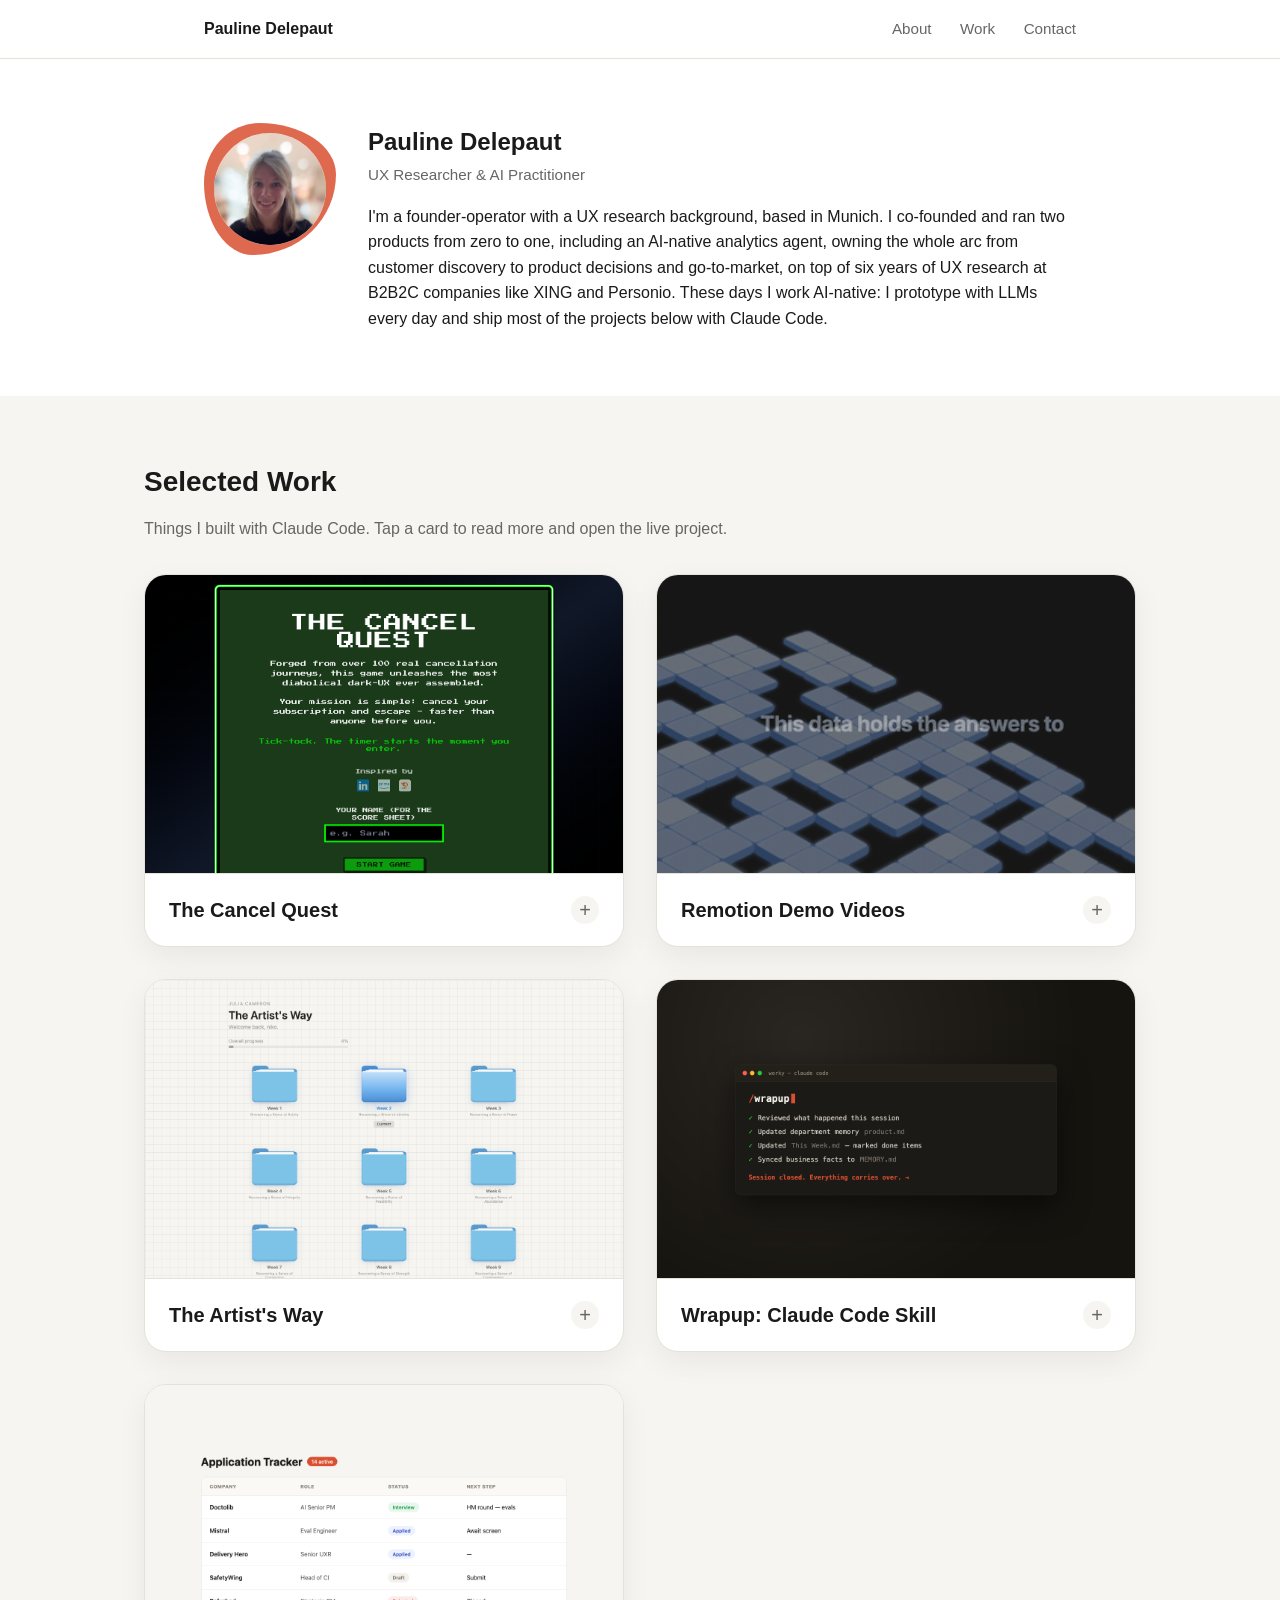
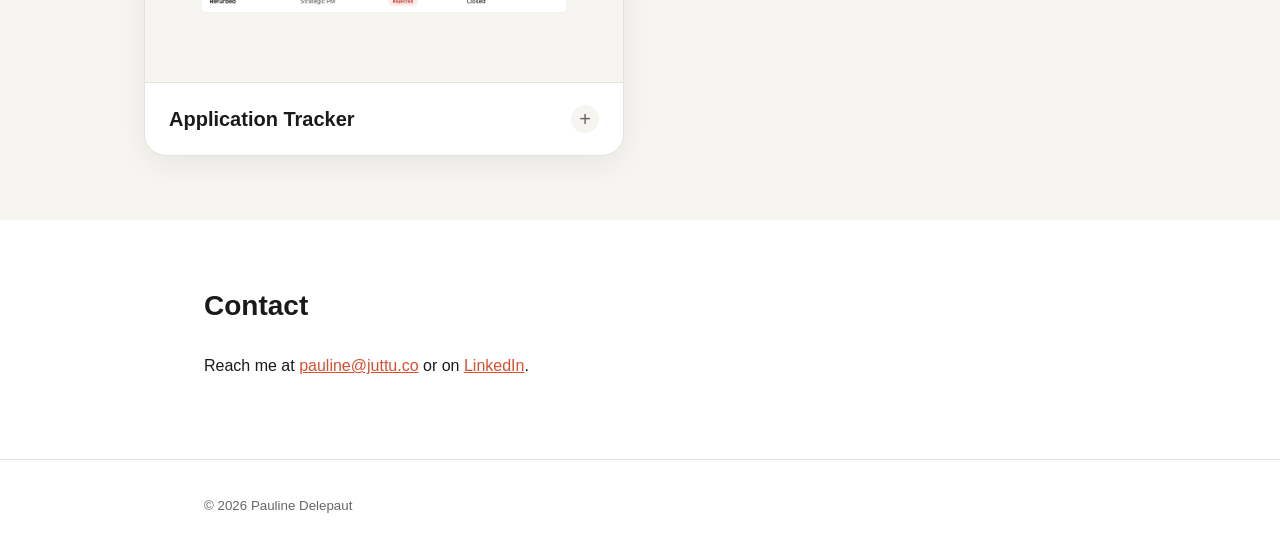
<file: index.html>
<!DOCTYPE html>
<html lang="en">
<head>
  <meta charset="UTF-8" />
  <meta name="viewport" content="width=device-width, initial-scale=1.0" />
  <title>Pauline Delepaut · Portfolio</title>
  <meta name="description" content="Portfolio of Pauline Delepaut. UX Research & AI." />
  <link rel="stylesheet" href="styles.css?v=2" />
</head>
<body>
  <header class="site-header">
    <div class="container">
      <a href="#" class="logo">Pauline Delepaut</a>
      <nav>
        <a href="#about">About</a>
        <a href="#work">Work</a>
        <a href="#contact">Contact</a>
      </nav>
    </div>
  </header>

  <main>
    <section id="about" class="section">
      <div class="container">
        <div class="about-row">
          <div class="about-photo">
            <span class="blob" aria-hidden="true"></span>
            <img src="pauline.jpeg" alt="Pauline Delepaut" />
          </div>
          <div class="about-text">
            <h1 class="about-name">Pauline Delepaut</h1>
            <p class="about-tagline">UX Researcher &amp; AI Practitioner</p>
            <p class="about-bio">
              I'm a founder-operator with a UX research background, based in
              Munich. I co-founded and ran two products from zero to one,
              including an AI-native analytics agent, owning the whole arc from
              customer discovery to product decisions and go-to-market, on top of
              six years of UX research at B2B2C companies like XING and Personio.
              These days I work AI-native: I prototype with LLMs every day and
              ship most of the projects below with Claude Code.
            </p>
          </div>
        </div>
      </div>
    </section>

    <section id="work" class="section section-alt">
      <div class="container">
        <h2>Selected Work</h2>
        <p class="section-intro">Things I built with Claude Code. Tap a card to read more and open the live project.</p>
        <div class="grid">

          <article class="card" data-expandable>
            <button class="card-head" aria-expanded="false">
              <img class="card-shot" src="screenshots/cancelquest.png" alt="The Cancel Quest" loading="lazy" />
              <div class="card-bar">
                <h3>The Cancel Quest</h3>
                <span class="card-toggle" aria-hidden="true">+</span>
              </div>
            </button>
            <div class="card-body"><div class="card-body-inner">
              <p>A retro arcade game built from 100+ real subscription-cancellation flows. You race to cancel and escape while the game throws every dark-UX trick at you: the diabolical patterns companies actually use, turned into a level.</p>
              <a class="card-link" href="https://v0-thecancelquest.vercel.app/" target="_blank" rel="noopener">Play the game →</a>
            </div></div>
          </article>

          <article class="card" data-expandable>
            <button class="card-head" aria-expanded="false">
              <img class="card-shot" src="screenshots/remotion.gif" alt="Remotion demo videos" loading="lazy" />
              <div class="card-bar">
                <h3>Remotion Demo Videos</h3>
                <span class="card-toggle" aria-hidden="true">+</span>
              </div>
            </button>
            <div class="card-body"><div class="card-body-inner">
              <p>Product launch and demo videos built entirely in code with Remotion (React). Animated data stories like retention curves, onboarding monitors and growth charts, rendered programmatically instead of hand-edited in a video tool.</p>
              <a class="card-link" href="remotion/index.html" target="_blank" rel="noopener">Watch the video →</a>
            </div></div>
          </article>

          <article class="card" data-expandable>
            <button class="card-head" aria-expanded="false">
              <img class="card-shot" src="screenshots/artistway.png" alt="The Artist's Way app" loading="lazy" />
              <div class="card-bar">
                <h3>The Artist's Way</h3>
                <span class="card-toggle" aria-hidden="true">+</span>
              </div>
            </button>
            <div class="card-body"><div class="card-body-inner">
              <p>A web app for tracking Julia Cameron's 12-week creativity program: morning pages, artist dates and weekly tasks, with each week as a macOS-style folder and a live progress bar. Built in Next.js.</p>
              <a class="card-link" href="#" target="_blank" rel="noopener">Live demo coming soon →</a>
            </div></div>
          </article>

          <article class="card" data-expandable>
            <button class="card-head" aria-expanded="false">
              <img class="card-shot" src="screenshots/wrapup.png" alt="Wrapup skill" loading="lazy" />
              <div class="card-bar">
                <h3>Wrapup: Claude Code Skill</h3>
                <span class="card-toggle" aria-hidden="true">+</span>
              </div>
            </button>
            <div class="card-body"><div class="card-body-inner">
              <p>A custom Claude Code skill that closes out a work session: it reviews what happened, updates the right department memory, syncs the weekly plan and business facts, so nothing gets lost between sessions.</p>
              <a class="card-link" href="https://github.com/PaulineDel/paulinedel.github.io/tree/main/wrapup" target="_blank" rel="noopener">See it on GitHub →</a>
            </div></div>
          </article>

          <article class="card" data-expandable>
            <button class="card-head" aria-expanded="false">
              <img class="card-shot" src="screenshots/tracker.png" alt="Application tracker" loading="lazy" />
              <div class="card-bar">
                <h3>Application Tracker</h3>
                <span class="card-toggle" aria-hidden="true">+</span>
              </div>
            </button>
            <div class="card-body"><div class="card-body-inner">
              <p>A system for tracking job applications end to end: roles, status, tailored CVs and next steps in one place.</p>
              <a class="card-link" href="#" target="_blank" rel="noopener">View project →</a>
            </div></div>
          </article>

        </div>
      </div>
    </section>

    <section id="contact" class="section">
      <div class="container">
        <h2>Contact</h2>
        <p>
          Reach me at
          <a href="mailto:pauline@juttu.co">pauline@juttu.co</a>
          or on
          <a href="https://www.linkedin.com/" target="_blank" rel="noopener">LinkedIn</a>.
        </p>
      </div>
    </section>
  </main>

  <footer class="site-footer">
    <div class="container">
      <small>&copy; 2026 Pauline Delepaut</small>
    </div>
  </footer>

  <script>
    document.querySelectorAll('.card[data-expandable] .card-head').forEach(function (head) {
      head.addEventListener('click', function () {
        var card = head.closest('.card');
        var open = card.toggleAttribute('data-open');
        head.setAttribute('aria-expanded', open ? 'true' : 'false');
      });
    });
  </script>
</body>
</html>
</file>
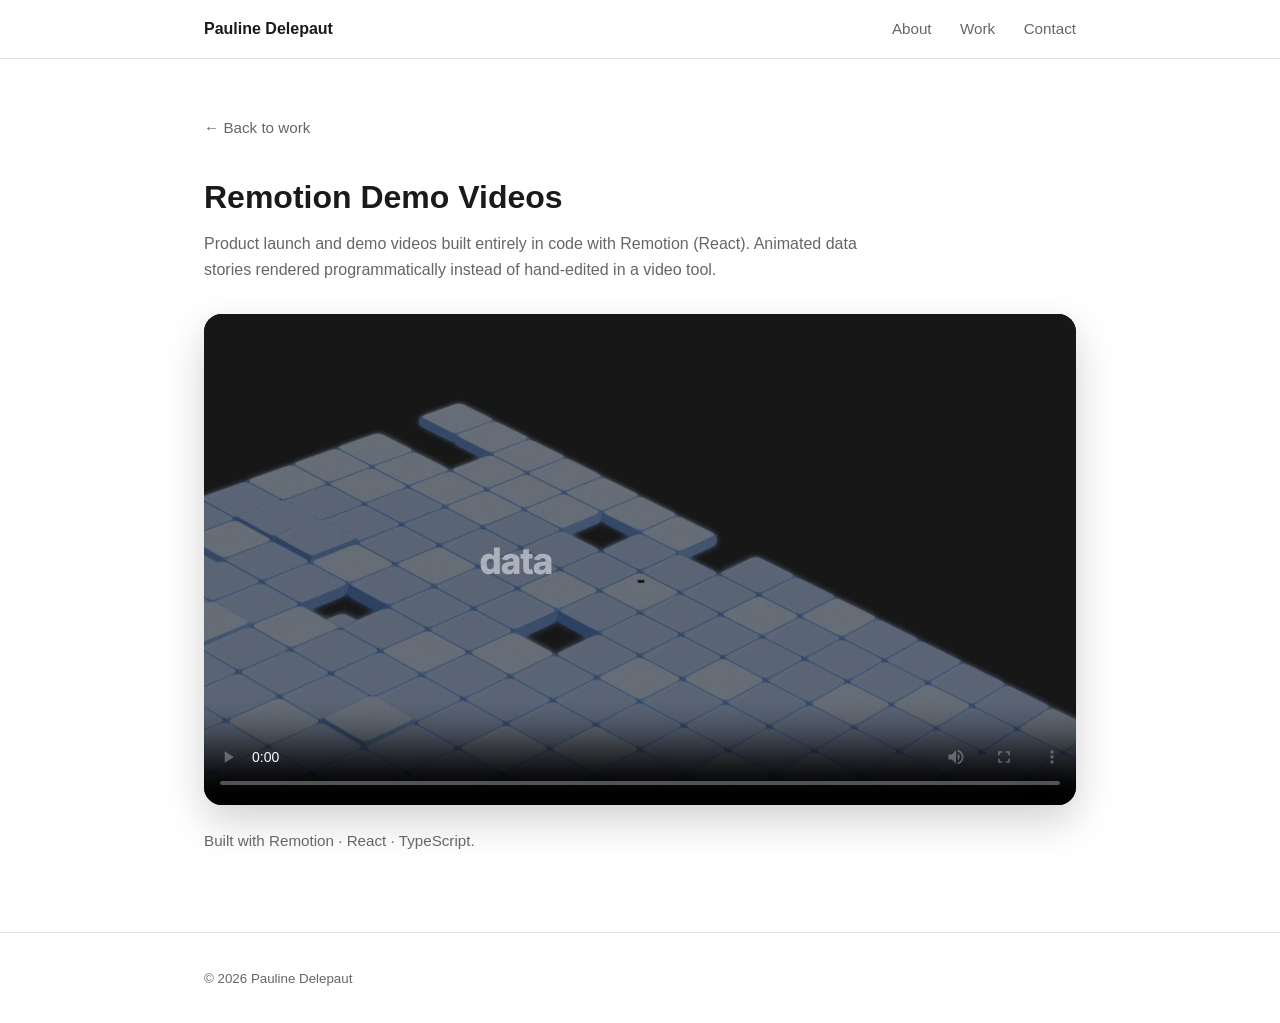
<file: remotion/index.html>
<!DOCTYPE html>
<html lang="en">
<head>
  <meta charset="UTF-8" />
  <meta name="viewport" content="width=device-width, initial-scale=1.0" />
  <title>Remotion Demo Videos · Pauline Delepaut</title>
  <meta name="description" content="Product launch and demo videos built in code with Remotion (React)." />
  <link rel="stylesheet" href="../styles.css?v=2" />
  <style>
    .video-hero { padding: 3.5rem 0 4rem; }
    .back-link {
      display: inline-block;
      margin-bottom: 2rem;
      text-decoration: none;
      color: var(--muted);
      font-size: 0.95rem;
    }
    .back-link:hover { color: var(--accent); }
    .video-hero h1 { font-size: 2rem; margin: 0 0 0.5rem; }
    .video-hero .lead { color: var(--muted); max-width: 42rem; margin: 0 0 2rem; }
    .video-frame {
      border-radius: 18px;
      overflow: hidden;
      box-shadow: 0 16px 40px rgba(0, 0, 0, 0.18);
      background: #111;
      line-height: 0;
    }
    .video-frame video { width: 100%; height: auto; display: block; }
    .video-note { color: var(--muted); font-size: 0.95rem; margin-top: 1.5rem; }
  </style>
</head>
<body>
  <header class="site-header">
    <div class="container">
      <a href="../index.html" class="logo">Pauline Delepaut</a>
      <nav>
        <a href="../index.html#about">About</a>
        <a href="../index.html#work">Work</a>
        <a href="../index.html#contact">Contact</a>
      </nav>
    </div>
  </header>

  <main>
    <section class="video-hero">
      <div class="container">
        <a href="../index.html#work" class="back-link">← Back to work</a>
        <h1>Remotion Demo Videos</h1>
        <p class="lead">
          Product launch and demo videos built entirely in code with Remotion (React).
          Animated data stories rendered programmatically instead of hand-edited in a video tool.
        </p>
        <div class="video-frame">
          <video controls preload="metadata" poster="../screenshots/remotion.png">
            <source src="LaunchNoProblem.mp4" type="video/mp4" />
            Your browser doesn't support embedded video.
            <a href="LaunchNoProblem.mp4">Download the video</a>.
          </video>
        </div>
        <p class="video-note">Built with Remotion · React · TypeScript.</p>
      </div>
    </section>
  </main>

  <footer class="site-footer">
    <div class="container">
      <small>&copy; 2026 Pauline Delepaut</small>
    </div>
  </footer>
</body>
</html>
</file>
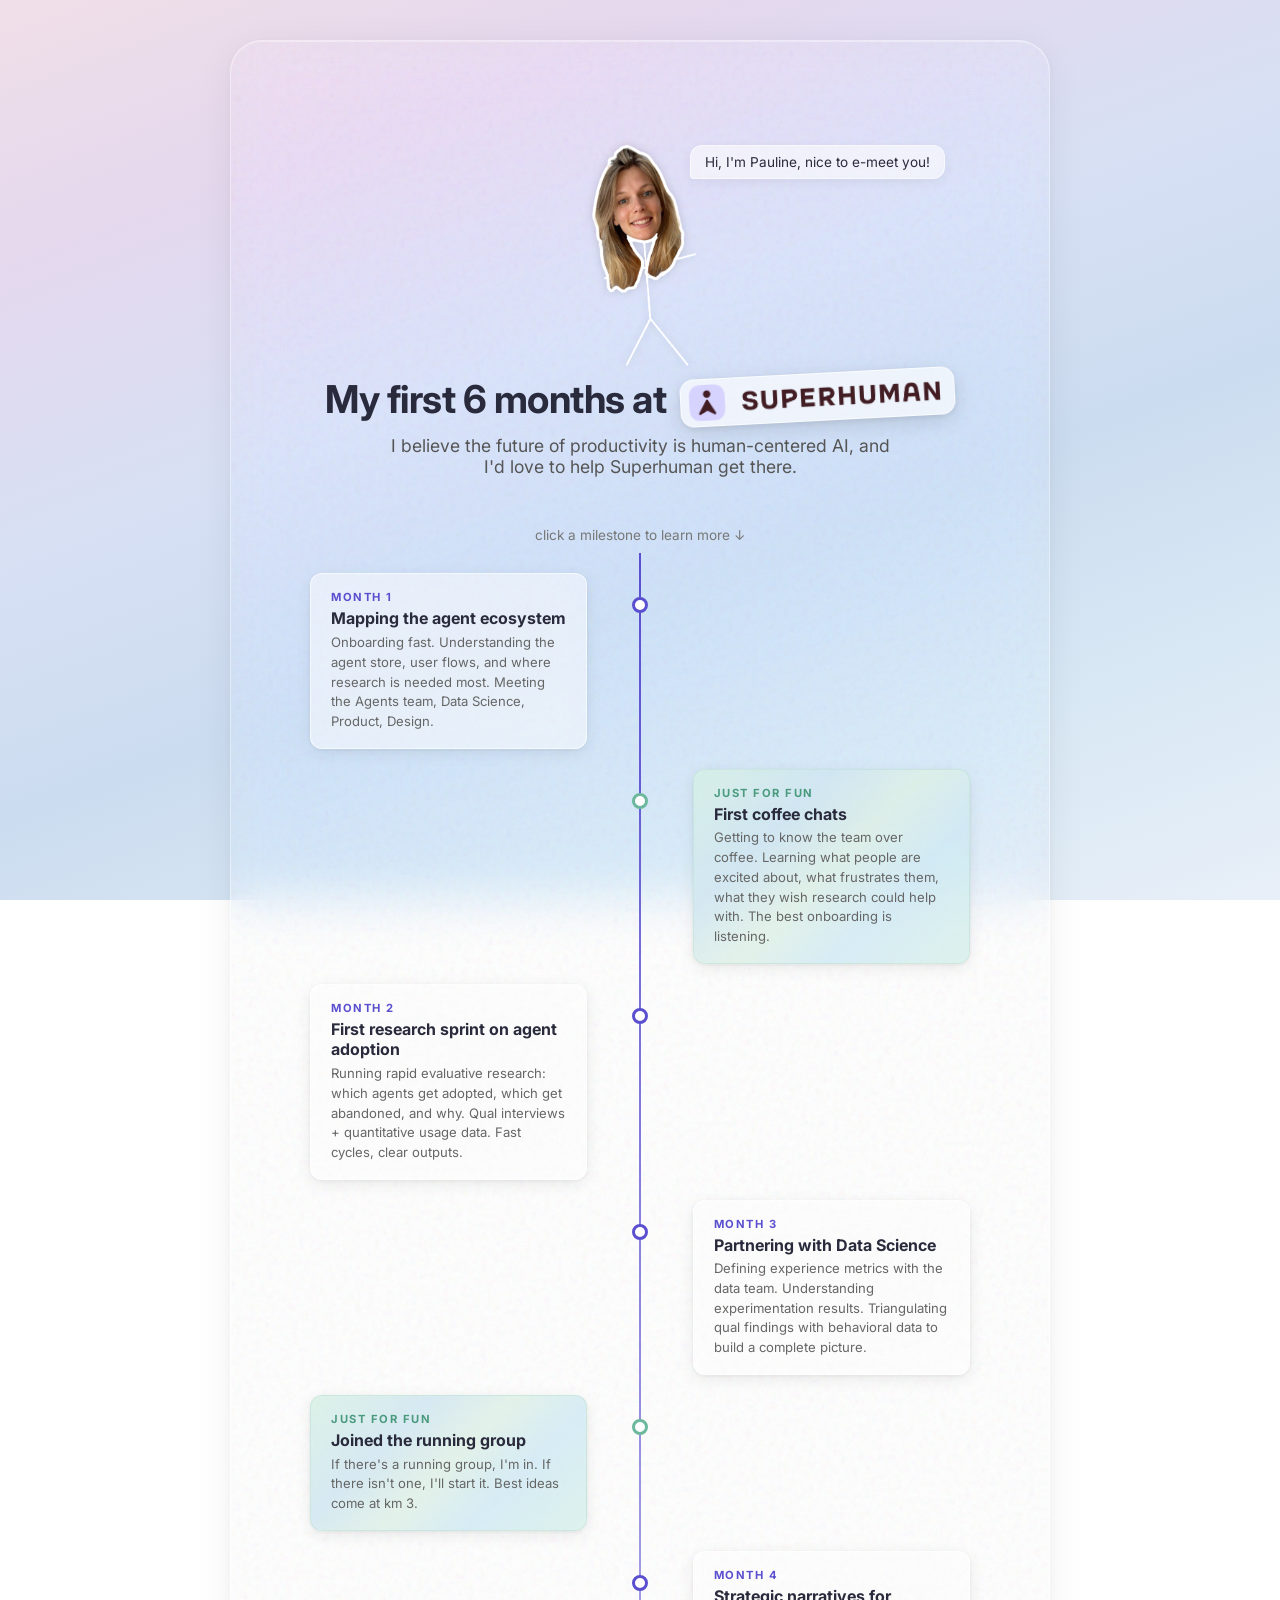
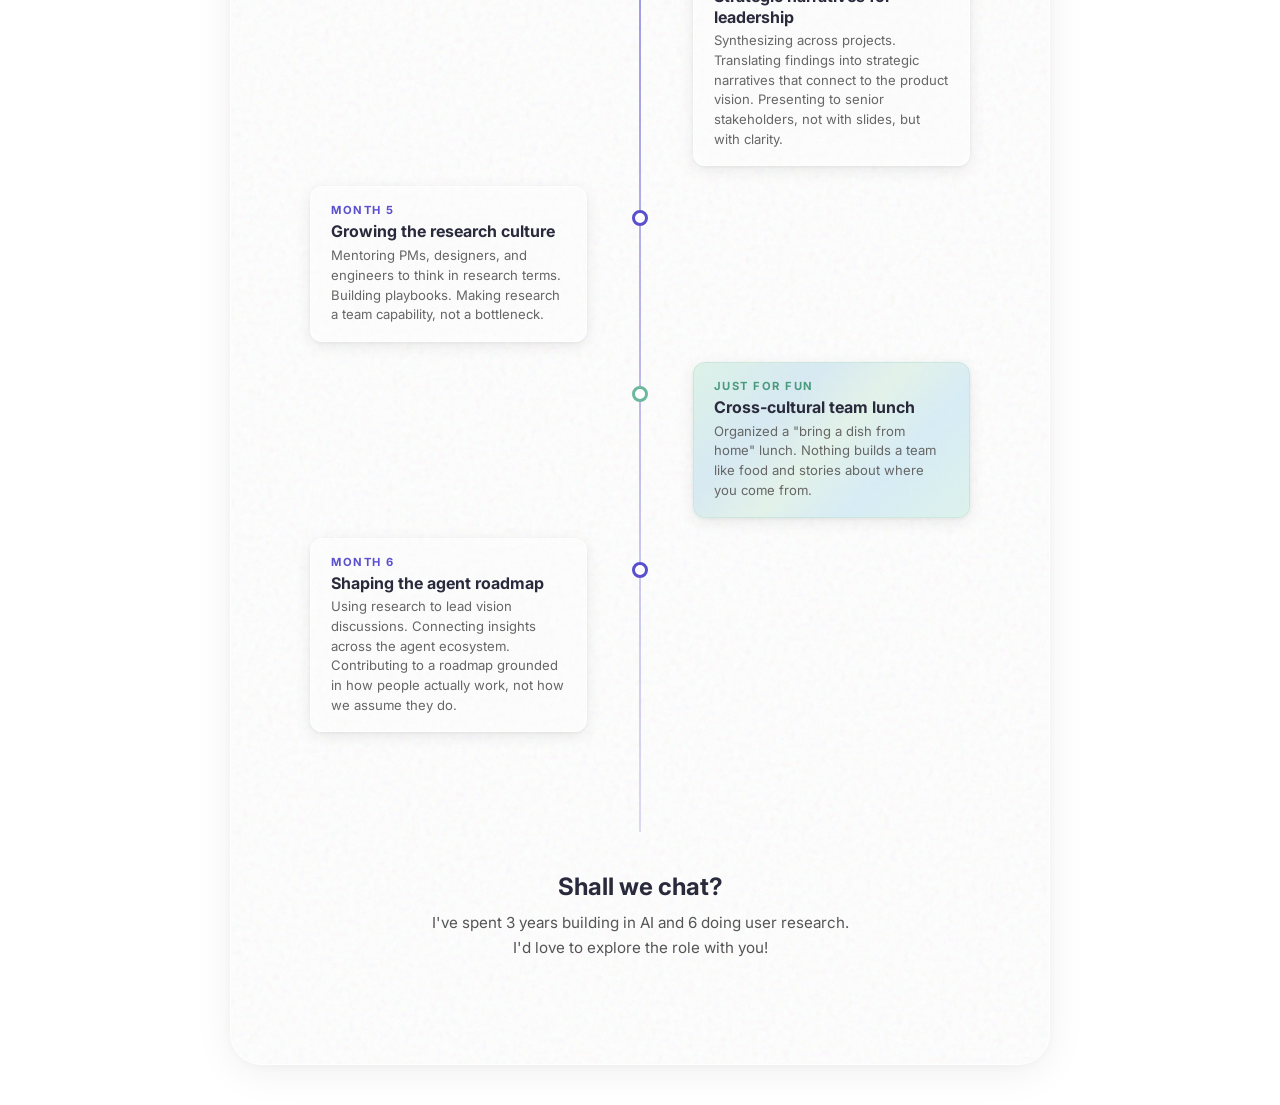
<file: superhuman/index.html>
<!DOCTYPE html>
<html lang="en">
<head>
<meta charset="UTF-8">
<meta name="viewport" content="width=device-width, initial-scale=1.0">
<title>Pauline at Superhuman — The First 6 Months</title>
<style>
  @import url('https://fonts.googleapis.com/css2?family=Inter:wght@400;600;700&display=swap');

  * { margin: 0; padding: 0; box-sizing: border-box; }

  body {
    font-family: 'Inter', sans-serif;
    background: linear-gradient(160deg, #f0dfe8 0%, #e4d8ee 20%, #d8e0f4 40%, #ccdcf0 60%, #d8e8f4 80%, #e8eff8 100%);
    background-attachment: fixed;
    color: #333;
    min-height: 100vh;
    overflow-x: hidden;
    padding: 40px 20px;
  }

  /* HERO */
  .hero {
    text-align: center;
    padding: 60px 20px 40px;
    position: relative;
  }

  .hero h1 {
    font-size: 2.4rem;
    font-weight: 700;
    color: #2a2a3d;
    margin-bottom: 8px;
    letter-spacing: -0.5px;
  }

  .hero h1 .logo-card {
    display: inline-block;
    transform: rotate(-3deg);
    background: rgba(255,255,255,0.6);
    backdrop-filter: blur(12px);
    padding: 5px 14px 5px 8px;
    border-radius: 14px;
    box-shadow: 0 6px 24px rgba(0,0,0,0.12), 0 2px 6px rgba(0,0,0,0.08);
    border: 1px solid rgba(255,255,255,0.7);
    vertical-align: middle;
    margin-left: 6px;
    position: relative;
    top: -6px;
  }

  .hero h1 .logo-card img {
    height: 36px;
    vertical-align: middle;
    display: block;
  }

  .hero p {
    font-size: 1.1rem;
    color: #555;
    max-width: 500px;
    margin: 0 auto;
  }

  /* STICK FIGURE WITH FACE */
  .character {
    display: flex;
    flex-direction: column;
    align-items: center;
    margin: 30px auto 10px;
    position: relative;
  }

  .character .cutout {
    width: 120px;
    height: auto;
    filter: drop-shadow(0 0 4px rgba(0,0,0,0.15));
    position: relative;
    z-index: 2;
  }

  .greeting-bubble {
    position: absolute;
    top: 10px;
    left: calc(50% + 50px);
    background: rgba(255,255,255,0.55);
    backdrop-filter: blur(12px);
    padding: 8px 14px;
    border-radius: 12px 12px 12px 4px;
    font-size: 0.85rem;
    color: #2a2a3d;
    white-space: nowrap;
    box-shadow: 0 3px 12px rgba(0,0,0,0.06);
    border: 1px solid rgba(255,255,255,0.5);
  }


  /* SCROLL HINT */
  .scroll-hint {
    text-align: center;
    padding: 10px;
    color: #777;
    font-size: 0.85rem;
    animation: bounce 2s infinite;
  }

  @keyframes bounce {
    0%, 100% { transform: translateY(0); }
    50% { transform: translateY(8px); }
  }

  /* TIMELINE */
  .timeline {
    max-width: 700px;
    margin: 0 auto;
    padding: 20px 20px 80px;
    position: relative;
  }

  .timeline::before {
    content: '';
    position: absolute;
    left: 50%;
    top: 0;
    bottom: 0;
    width: 2px;
    background: linear-gradient(to bottom, #5a4fcf 0%, #5a4fcf33 100%);
    transform: translateX(-50%);
  }

  .month {
    position: relative;
    margin-bottom: 20px;
    cursor: pointer;
  }

  .month-dot {
    position: absolute;
    left: 50%;
    top: 24px;
    width: 16px;
    height: 16px;
    background: #fff;
    border: 3px solid #5a4fcf;
    border-radius: 50%;
    transform: translateX(-50%);
    z-index: 2;
    transition: all 0.3s;
  }

  .month.active .month-dot {
    background: #5a4fcf;
    box-shadow: 0 0 12px #5a4fcf44;
  }

  .month-content {
    width: 42%;
    padding: 16px 20px;
    background: rgba(255,255,255,0.45);
    backdrop-filter: blur(16px);
    border-radius: 12px;
    border: 1px solid rgba(255,255,255,0.6);
    transition: all 0.3s;
    box-shadow: 0 4px 16px rgba(0,0,0,0.08), 0 1px 4px rgba(0,0,0,0.06);
  }

  .month-content:hover {
    border-color: #5a4fcf44;
    transform: translateY(-2px);
    box-shadow: 0 8px 28px rgba(0,0,0,0.12), 0 2px 8px rgba(0,0,0,0.08);
  }

  .month:nth-child(odd) .month-content {
    margin-left: 0;
  }

  .month:nth-child(even) .month-content {
    margin-left: auto;
  }

  .month-label {
    font-size: 0.7rem;
    font-weight: 700;
    color: #5a4fcf;
    text-transform: uppercase;
    letter-spacing: 1.5px;
    margin-bottom: 4px;
  }

  .month-title {
    font-size: 1rem;
    font-weight: 700;
    color: #2a2a3d;
    margin-bottom: 4px;
    line-height: 1.3;
  }

  .month-desc {
    font-size: 0.82rem;
    color: #666;
    line-height: 1.5;
  }

  /* EXPERIENCE CARD (hidden by default) */
  .proof-card {
    max-height: 0;
    overflow: hidden;
    transition: max-height 0.4s ease, margin-top 0.3s ease, padding 0.3s ease;
    background: rgba(90,79,207,0.08);
    border-radius: 8px;
    margin-top: 0;
    padding: 0 14px;
    border-left: 3px solid #5a4fcf;
  }

  .proof-card.open {
    max-height: 300px;
    margin-top: 10px;
    padding: 12px 14px;
  }

  .proof-label {
    font-size: 0.65rem;
    font-weight: 700;
    color: #5a4fcf;
    text-transform: uppercase;
    letter-spacing: 1.5px;
    margin-bottom: 4px;
  }

  .proof-text {
    font-size: 0.8rem;
    color: #555;
    line-height: 1.5;
  }

  .proof-text strong {
    color: #2a2a3d;
  }

  /* MINI AVATAR on timeline */
  .mini-avatar {
    position: absolute;
    left: 50%;
    transform: translateX(-50%);
    width: 60px;
    z-index: 3;
    top: -10px;
    display: none;
    text-align: center;
  }

  .month.active .mini-avatar {
    display: flex;
    flex-direction: column;
    align-items: center;
  }

  .month.active .month-dot {
    opacity: 0;
  }

  .mini-avatar .mini-cutout {
    width: 40px;
    height: auto;
    filter: drop-shadow(0 0 3px rgba(0,0,0,0.15));
  }


  /* CTA */
  .cta {
    text-align: center;
    padding: 40px 20px 80px;
    max-width: 500px;
    margin: 0 auto;
  }

  .cta h2 {
    font-size: 1.5rem;
    color: #2a2a3d;
    margin-bottom: 10px;
  }

  .cta p {
    color: #555;
    font-size: 0.95rem;
    margin-bottom: 24px;
    line-height: 1.6;
  }

  .cta a {
    display: inline-block;
    padding: 12px 32px;
    background: #5a4fcf;
    color: #fff;
    text-decoration: none;
    border-radius: 8px;
    font-weight: 600;
    font-size: 0.95rem;
    transition: all 0.3s;
  }

  .cta a:hover {
    background: #4a3fbf;
    transform: translateY(-2px);
    box-shadow: 0 4px 20px #5a4fcf44;
  }

  /* SOCIAL CARDS */
  .social {
    position: relative;
    margin-bottom: 20px;
  }

  .social .month-dot {
    border-color: #6bb89e;
    background: #fff;
  }

  .social.active .month-dot {
    background: #6bb89e;
    box-shadow: 0 0 12px rgba(107,184,158,0.4);
  }

  .social .month-content {
    background: linear-gradient(135deg,
      rgba(200,235,218,0.6) 0%,
      rgba(190,220,235,0.6) 30%,
      rgba(210,235,220,0.6) 50%,
      rgba(190,225,240,0.6) 70%,
      rgba(200,235,225,0.6) 100%),
      rgba(255,255,255,0.5);
    backdrop-filter: blur(16px);
    border-color: rgba(180,220,200,0.4);
  }

  .social .month-content:hover {
    border-color: rgba(130,190,170,0.5);
  }

  .social .month-label {
    color: #4a9a7e;
  }

  .social .proof-card {
    background: rgba(107,184,158,0.1);
    border-left-color: #6bb89e;
  }

  .social .proof-label {
    color: #4a9a7e;
  }

  .social .month-title .emoji {
    font-style: normal;
  }

  /* MAIN GLASS CARD */
  .glass-wrapper {
    max-width: 820px;
    margin: 0 auto;
    padding: 4px 40px 0;
    background: rgba(255,255,255,0.12);
    backdrop-filter: blur(24px) saturate(1.4);
    -webkit-backdrop-filter: blur(24px) saturate(1.4);
    border-radius: 32px;
    border: 1px solid rgba(255,255,255,0.35);
    box-shadow:
      0 8px 40px rgba(0,0,0,0.06),
      0 2px 12px rgba(0,0,0,0.04),
      inset 0 1px 0 rgba(255,255,255,0.4),
      inset 0 -1px 0 rgba(255,255,255,0.1);
    position: relative;
    overflow: hidden;
  }

  .glass-wrapper::before {
    content: '';
    position: absolute;
    top: 0;
    left: 0;
    right: 0;
    bottom: 0;
    background-image: url("data:image/svg+xml,%3Csvg viewBox='0 0 256 256' xmlns='http://www.w3.org/2000/svg'%3E%3Cfilter id='noise'%3E%3CfeTurbulence type='fractalNoise' baseFrequency='0.9' numOctaves='4' stitchTiles='stitch'/%3E%3C/filter%3E%3Crect width='100%25' height='100%25' filter='url(%23noise)' opacity='0.03'/%3E%3C/svg%3E");
    background-repeat: repeat;
    pointer-events: none;
    z-index: 0;
    opacity: 1;
  }

  .glass-wrapper::after {
    content: '';
    position: absolute;
    top: 0;
    left: 0;
    right: 0;
    bottom: 0;
    background: url("data:image/svg+xml,%3Csvg viewBox='0 0 200 200' xmlns='http://www.w3.org/2000/svg'%3E%3Cfilter id='n'%3E%3CfeTurbulence type='fractalNoise' baseFrequency='0.65' numOctaves='3' stitchTiles='stitch'/%3E%3C/filter%3E%3Crect width='100%25' height='100%25' filter='url(%23n)' opacity='0.08'/%3E%3C/svg%3E");
    background-repeat: repeat;
    pointer-events: none;
    z-index: 0;
  }

  .glass-wrapper > * {
    position: relative;
    z-index: 1;
  }

  /* RESPONSIVE */
  @media (max-width: 600px) {
    .timeline::before {
      left: 20px;
    }
    .month-dot, .mini-avatar {
      left: 20px;
    }
    .month-content {
      width: calc(100% - 50px);
      margin-left: 50px !important;
    }
    .hero h1 { font-size: 1.8rem; }
  }
</style>
</head>
<body>

<div class="glass-wrapper">
<div class="hero">
  <div class="character">
    <img class="cutout" src="pauline-cutout.png" alt="Pauline">
    <div class="greeting-bubble">Hi, I'm Pauline, nice to e-meet you!</div>
  </div>
  <h1>My first 6 months at <span class="logo-card"><img src="superhuman-logo.png" alt="Superhuman"></span></h1>
  <p>I believe the future of productivity is human-centered AI, and I'd love to help Superhuman get there.</p>
</div>

<div class="scroll-hint">click a milestone to learn more &#8595;</div>

<div class="timeline">

  <!-- MONTH 1 -->
  <div class="month" onclick="toggle(this)">
    <div class="month-dot"></div>
    <div class="mini-avatar"><img class="mini-cutout" src="pauline-cutout.png" alt="P"></div>
    <div class="month-content">
      <div class="month-label">Month 1</div>
      <div class="month-title">Mapping the agent ecosystem</div>
      <div class="month-desc">Onboarding fast. Understanding the agent store, user flows, and where research is needed most. Meeting the Agents team, Data Science, Product, Design.</div>
      <div class="proof-card">
        <div class="proof-label">Why I'm a good fit</div>
        <div class="proof-text"><strong>XING Events:</strong> Built research ops from zero in a product I'd never touched. Within months, teams were requesting research proactively.<br><br><strong>As a freelancer:</strong> I onboard fast. Every client is a new domain, new product, new team. I went from briefing to results in under a month on a B2C mobile app.</div>
      </div>
    </div>
  </div>

  <!-- SOCIAL: Week 2 -->
  <div class="month social" onclick="toggle(this)">
    <div class="month-dot"></div>
    <div class="mini-avatar"><img class="mini-cutout" src="pauline-cutout.png" alt="P"></div>
    <div class="month-content">
      <div class="month-label">Just for fun</div>
      <div class="month-title">First coffee chats</div>
      <div class="month-desc">Getting to know the team over coffee. Learning what people are excited about, what frustrates them, what they wish research could help with. The best onboarding is listening.</div>
      <div class="proof-card">
        <div class="proof-label">Who I am outside work</div>
        <div class="proof-text">I've lived and worked across France, Germany, Spain, and Asia. I speak 4 languages. The best part of joining a new team is the people. I'll probably suggest a cross-cultural lunch by week 3.</div>
      </div>
    </div>
  </div>

  <!-- MONTH 2 -->
  <div class="month" onclick="toggle(this)">
    <div class="month-dot"></div>
    <div class="mini-avatar"><img class="mini-cutout" src="pauline-cutout.png" alt="P"></div>
    <div class="month-content">
      <div class="month-label">Month 2</div>
      <div class="month-title">First research sprint on agent adoption</div>
      <div class="month-desc">Running rapid evaluative research: which agents get adopted, which get abandoned, and why. Qual interviews + quantitative usage data. Fast cycles, clear outputs.</div>
      <div class="proof-card">
        <div class="proof-label">Why I'm a good fit</div>
        <div class="proof-text"><strong>ProductAnalyst.ai:</strong> Evaluated AI agent outputs for accuracy and usefulness. Monitored feature adoption and engagement metrics across PostHog for 4 B2B customers. Rapid iteration on what worked.<br><br><strong>Personio:</strong> Led end-to-end evaluative and exploratory research across 7 product teams. Qual + quant, fast turnaround.</div>
      </div>
    </div>
  </div>

  <!-- MONTH 3 -->
  <div class="month" onclick="toggle(this)">
    <div class="month-dot"></div>
    <div class="mini-avatar"><img class="mini-cutout" src="pauline-cutout.png" alt="P"></div>
    <div class="month-content">
      <div class="month-label">Month 3</div>
      <div class="month-title">Partnering with Data Science</div>
      <div class="month-desc">Defining experience metrics with the data team. Understanding experimentation results. Triangulating qual findings with behavioral data to build a complete picture.</div>
      <div class="proof-card">
        <div class="proof-label">Why I'm a good fit</div>
        <div class="proof-text"><strong>Personio:</strong> Partnered with data science and product to define experience metrics, understand A/B test results, and prioritize the roadmap with data-backed recommendations.<br><br><strong>XING Events:</strong> Combined qualitative insights with survey data and experimentation results for a pricing study across 3 segments.</div>
      </div>
    </div>
  </div>

  <!-- SOCIAL: Running -->
  <div class="month social" onclick="toggle(this)">
    <div class="month-dot"></div>
    <div class="mini-avatar"><img class="mini-cutout" src="pauline-cutout.png" alt="P"></div>
    <div class="month-content">
      <div class="month-label">Just for fun</div>
      <div class="month-title">Joined the running group</div>
      <div class="month-desc">If there's a running group, I'm in. If there isn't one, I'll start it. Best ideas come at km 3.</div>
      <div class="proof-card">
        <div class="proof-label">Fun fact</div>
        <div class="proof-text">I run regularly wherever I am in the world. Ran in Bali, Montenegro, Munich, Paris. A running buddy is the fastest way to build trust with a colleague. Also: I think better when I move.</div>
      </div>
    </div>
  </div>

  <!-- MONTH 4 -->
  <div class="month" onclick="toggle(this)">
    <div class="month-dot"></div>
    <div class="mini-avatar"><img class="mini-cutout" src="pauline-cutout.png" alt="P"></div>
    <div class="month-content">
      <div class="month-label">Month 4</div>
      <div class="month-title">Strategic narratives for leadership</div>
      <div class="month-desc">Synthesizing across projects. Translating findings into strategic narratives that connect to the product vision. Presenting to senior stakeholders, not with slides, but with clarity.</div>
      <div class="proof-card">
        <div class="proof-label">Why I'm a good fit</div>
        <div class="proof-text"><strong>XING Events:</strong> Created "Snackable insights" shared company-wide. Result: management wouldn't make major decisions without requesting research first.<br><br><strong>Deskbird:</strong> Synthesized mixed-methods findings into strategic narratives that shaped the entire next product quarter.</div>
      </div>
    </div>
  </div>

  <!-- MONTH 5 -->
  <div class="month" onclick="toggle(this)">
    <div class="month-dot"></div>
    <div class="mini-avatar"><img class="mini-cutout" src="pauline-cutout.png" alt="P"></div>
    <div class="month-content">
      <div class="month-label">Month 5</div>
      <div class="month-title">Growing the research culture</div>
      <div class="month-desc">Mentoring PMs, designers, and engineers to think in research terms. Building playbooks. Making research a team capability, not a bottleneck.</div>
      <div class="proof-card">
        <div class="proof-label">Why I'm a good fit</div>
        <div class="proof-text"><strong>Personio:</strong> Mentored 20+ PMs, designers, and researchers to run experiments and qualitative research independently. Built workshops, coaching programmes, playbooks, and clip libraries.<br><br><strong>XING Events:</strong> Coached PO, designer, and copywriter to run continuous discovery sessions autonomously. 30+ sessions delivered by the team.</div>
      </div>
    </div>
  </div>

  <!-- SOCIAL: Team lunch -->
  <div class="month social" onclick="toggle(this)">
    <div class="month-dot"></div>
    <div class="mini-avatar"><img class="mini-cutout" src="pauline-cutout.png" alt="P"></div>
    <div class="month-content">
      <div class="month-label">Just for fun</div>
      <div class="month-title">Cross-cultural team lunch</div>
      <div class="month-desc">Organized a "bring a dish from home" lunch. Nothing builds a team like food and stories about where you come from.</div>
      <div class="proof-card">
        <div class="proof-label">Why this matters to me</div>
        <div class="proof-text">I grew up between cultures and spent my career in multicultural teams. I believe diverse teams build better products, and I actively invest in making people feel included. Also, I make a mean French quiche.</div>
      </div>
    </div>
  </div>

  <!-- MONTH 6 -->
  <div class="month" onclick="toggle(this)">
    <div class="month-dot"></div>
    <div class="mini-avatar"><img class="mini-cutout" src="pauline-cutout.png" alt="P"></div>
    <div class="month-content">
      <div class="month-label">Month 6</div>
      <div class="month-title">Shaping the agent roadmap</div>
      <div class="month-desc">Using research to lead vision discussions. Connecting insights across the agent ecosystem. Contributing to a roadmap grounded in how people actually work, not how we assume they do.</div>
      <div class="proof-card">
        <div class="proof-label">Why I'm a good fit</div>
        <div class="proof-text"><strong>ProductAnalyst.ai:</strong> Designed the product vision and research strategy for an AI product from scratch. Approached AI from first principles: agents that fit how people work, not the other way around.<br><br><strong>Currently:</strong> Coaching a company on setting up AI agents. Building workflows that actually help, not just impress.</div>
      </div>
    </div>
  </div>

</div>

<!-- CTA -->
<div class="cta">
  <h2>Shall we chat?</h2>
  <p>I've spent 3 years building in AI and 6 doing user research.<br>I'd love to explore the role with you!</p>
</div>
</div>

<script>
function toggle(el) {
  const wasActive = el.classList.contains('active');
  // close all
  document.querySelectorAll('.month').forEach(m => {
    m.classList.remove('active');
    m.querySelector('.proof-card').classList.remove('open');
  });
  // open clicked if it wasn't already open
  if (!wasActive) {
    el.classList.add('active');
    el.querySelector('.proof-card').classList.add('open');
  }
}
</script>

</body>
</html>
</file>
<file: styles.css>
:root {
  --bg: #ffffff;
  --bg-alt: #f6f5f1;
  --text: #1a1a1a;
  --muted: #666;
  --accent: #d94f30;
  --border: #e5e2da;
  --max: 920px;
}

* { box-sizing: border-box; }

html, body {
  margin: 0;
  padding: 0;
  font-family: -apple-system, BlinkMacSystemFont, "Segoe UI", Roboto, Helvetica, Arial, sans-serif;
  color: var(--text);
  background: var(--bg);
  line-height: 1.6;
}

.container {
  max-width: var(--max);
  margin: 0 auto;
  padding: 0 1.5rem;
}

.site-header {
  border-bottom: 1px solid var(--border);
  padding: 1rem 0;
}

.site-header .container {
  display: flex;
  justify-content: space-between;
  align-items: center;
}

.logo {
  font-weight: 600;
  text-decoration: none;
  color: var(--text);
}

.site-header nav a {
  margin-left: 1.5rem;
  text-decoration: none;
  color: var(--muted);
  font-size: 0.95rem;
}

.site-header nav a:hover {
  color: var(--accent);
}

/* About — photo + name inline with the bio */
.about-row {
  display: flex;
  align-items: flex-start;
  gap: 2rem;
}

.about-photo {
  position: relative;
  flex: none;
  width: 132px;
  height: 132px;
  display: grid;
  place-items: center;
}

.about-photo img {
  position: relative;
  width: 112px;
  height: 112px;
  border-radius: 50%;
  object-fit: cover;
  z-index: 1;
}

.about-photo .blob {
  position: absolute;
  inset: 0;
  background: var(--accent);
  opacity: 0.85;
  z-index: 0;
  border-radius: 42% 58% 63% 37% / 45% 39% 61% 55%;
  animation: blobmorph 14s ease-in-out infinite;
}

@keyframes blobmorph {
  0%, 100% { border-radius: 42% 58% 63% 37% / 45% 39% 61% 55%; }
  50%      { border-radius: 58% 42% 38% 62% / 57% 63% 37% 43%; }
}

.about-name {
  font-size: 1.5rem;
  font-weight: 600;
  margin: 0 0 0.15rem;
  color: var(--text);
}

.about-tagline {
  font-size: 0.95rem;
  color: var(--muted);
  margin: 0 0 1rem;
}

.about-bio {
  margin: 0;
}

@media (max-width: 600px) {
  .about-row { flex-direction: column; gap: 1.25rem; }
}

.section {
  padding: 4rem 0;
}

.section-alt {
  background: var(--bg-alt);
}

.section h2 {
  font-size: 1.75rem;
  margin: 0 0 1.5rem;
}

.section-intro {
  color: var(--muted);
  margin: -0.75rem 0 2rem;
  max-width: 40rem;
}

/* Wider column so the 2-up cards read big */
#work .container {
  max-width: 1040px;
}

.grid {
  display: grid;
  grid-template-columns: repeat(2, 1fr);
  gap: 2rem;
  align-items: start;
}

@media (max-width: 720px) {
  .grid { grid-template-columns: 1fr; }
}

/* Expandable project card */
.card {
  background: #fff;
  border: 1px solid var(--border);
  border-radius: 22px;
  overflow: hidden;
  box-shadow: 0 10px 30px rgba(0, 0, 0, 0.06);
  transition: box-shadow 0.2s ease, transform 0.2s ease;
}

.card:hover {
  box-shadow: 0 16px 40px rgba(0, 0, 0, 0.12);
  transform: translateY(-3px);
}

.card-head {
  display: block;
  width: 100%;
  padding: 0;
  border: none;
  background: none;
  cursor: pointer;
  text-align: left;
  font: inherit;
  color: inherit;
}

.card-shot {
  display: block;
  width: 100%;
  aspect-ratio: 16 / 10;
  object-fit: cover;
  object-position: top center;
  background: var(--bg-alt);
  border-bottom: 1px solid var(--border);
}

.card-bar {
  display: flex;
  align-items: center;
  justify-content: space-between;
  gap: 1rem;
  padding: 1.25rem 1.5rem;
}

.card-bar h3 {
  margin: 0;
  font-size: 1.25rem;
}

.card-toggle {
  flex: none;
  width: 1.75rem;
  height: 1.75rem;
  display: grid;
  place-items: center;
  border-radius: 50%;
  background: var(--bg-alt);
  color: var(--muted);
  font-size: 1.25rem;
  line-height: 1;
  transition: transform 0.25s ease, background 0.2s ease, color 0.2s ease;
}

.card[data-open] .card-toggle {
  transform: rotate(45deg);
  background: var(--accent);
  color: #fff;
}

/* Collapsible body */
.card-body {
  display: grid;
  grid-template-rows: 0fr;
  transition: grid-template-rows 0.3s ease;
}

.card-body-inner {
  overflow: hidden;
  min-height: 0;
}

.card[data-open] .card-body {
  grid-template-rows: 1fr;
}

.card-body p {
  margin: 0;
  padding: 0.25rem 1.5rem 0.5rem;
  font-size: 1rem;
  color: var(--text);
}

.card-link {
  display: inline-block;
  margin: 0.5rem 1.5rem 1.5rem;
  font-weight: 600;
  font-size: 1rem;
  text-decoration: none;
}

.card-link:hover {
  text-decoration: underline;
}

a {
  color: var(--accent);
}

.site-footer {
  border-top: 1px solid var(--border);
  padding: 2rem 0;
  color: var(--muted);
}
</file>
